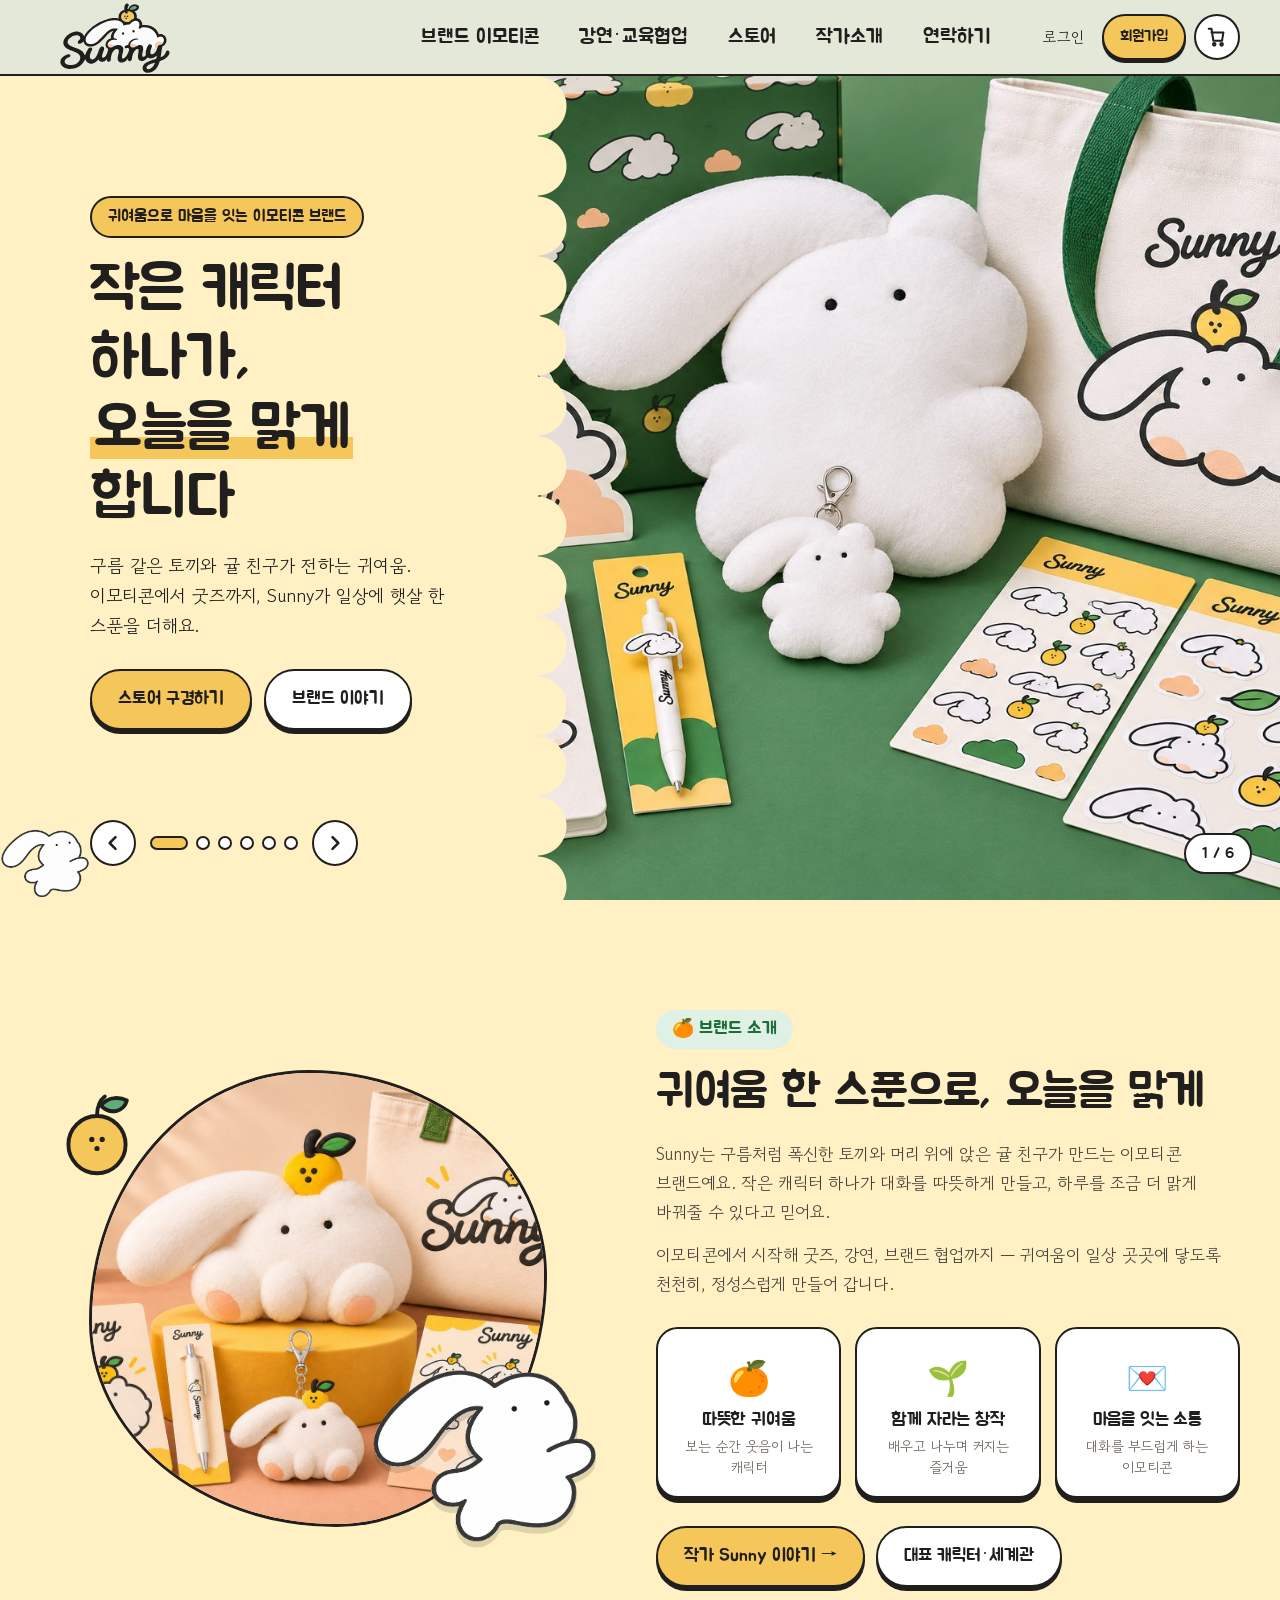
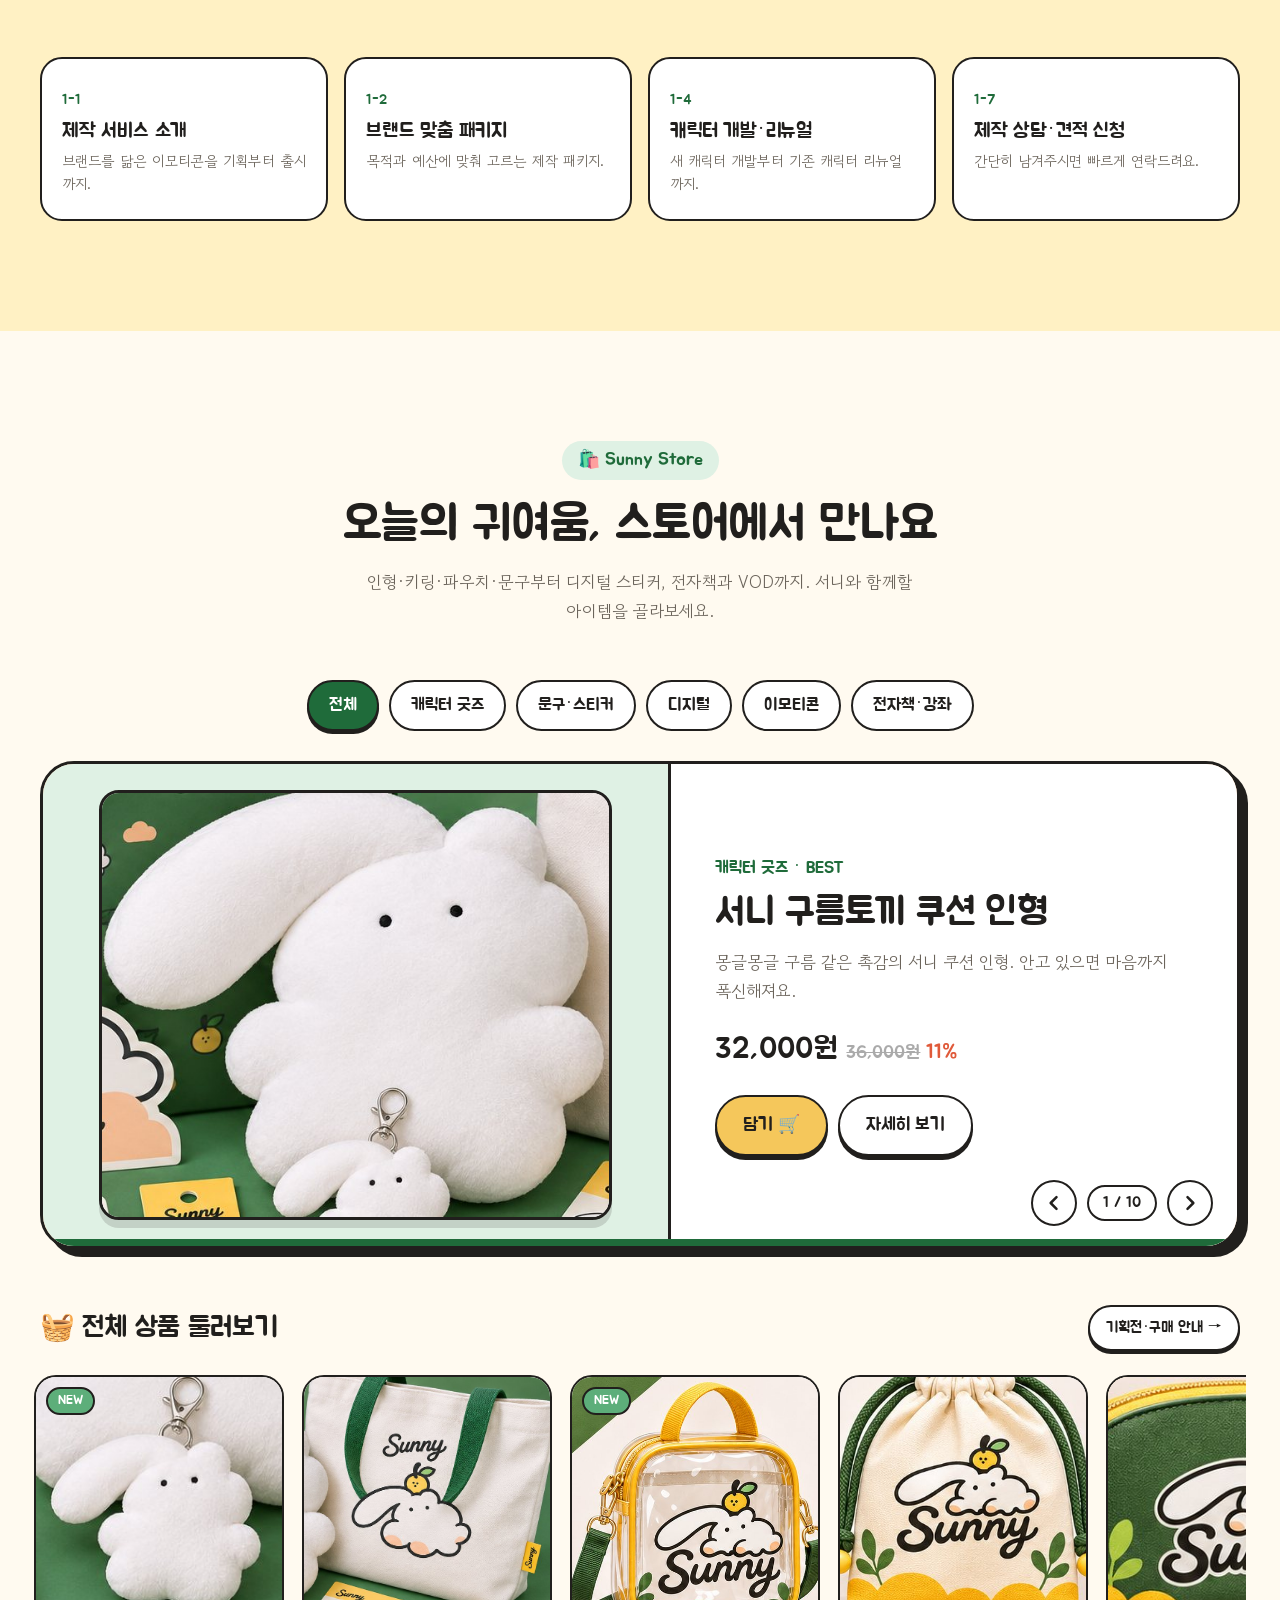
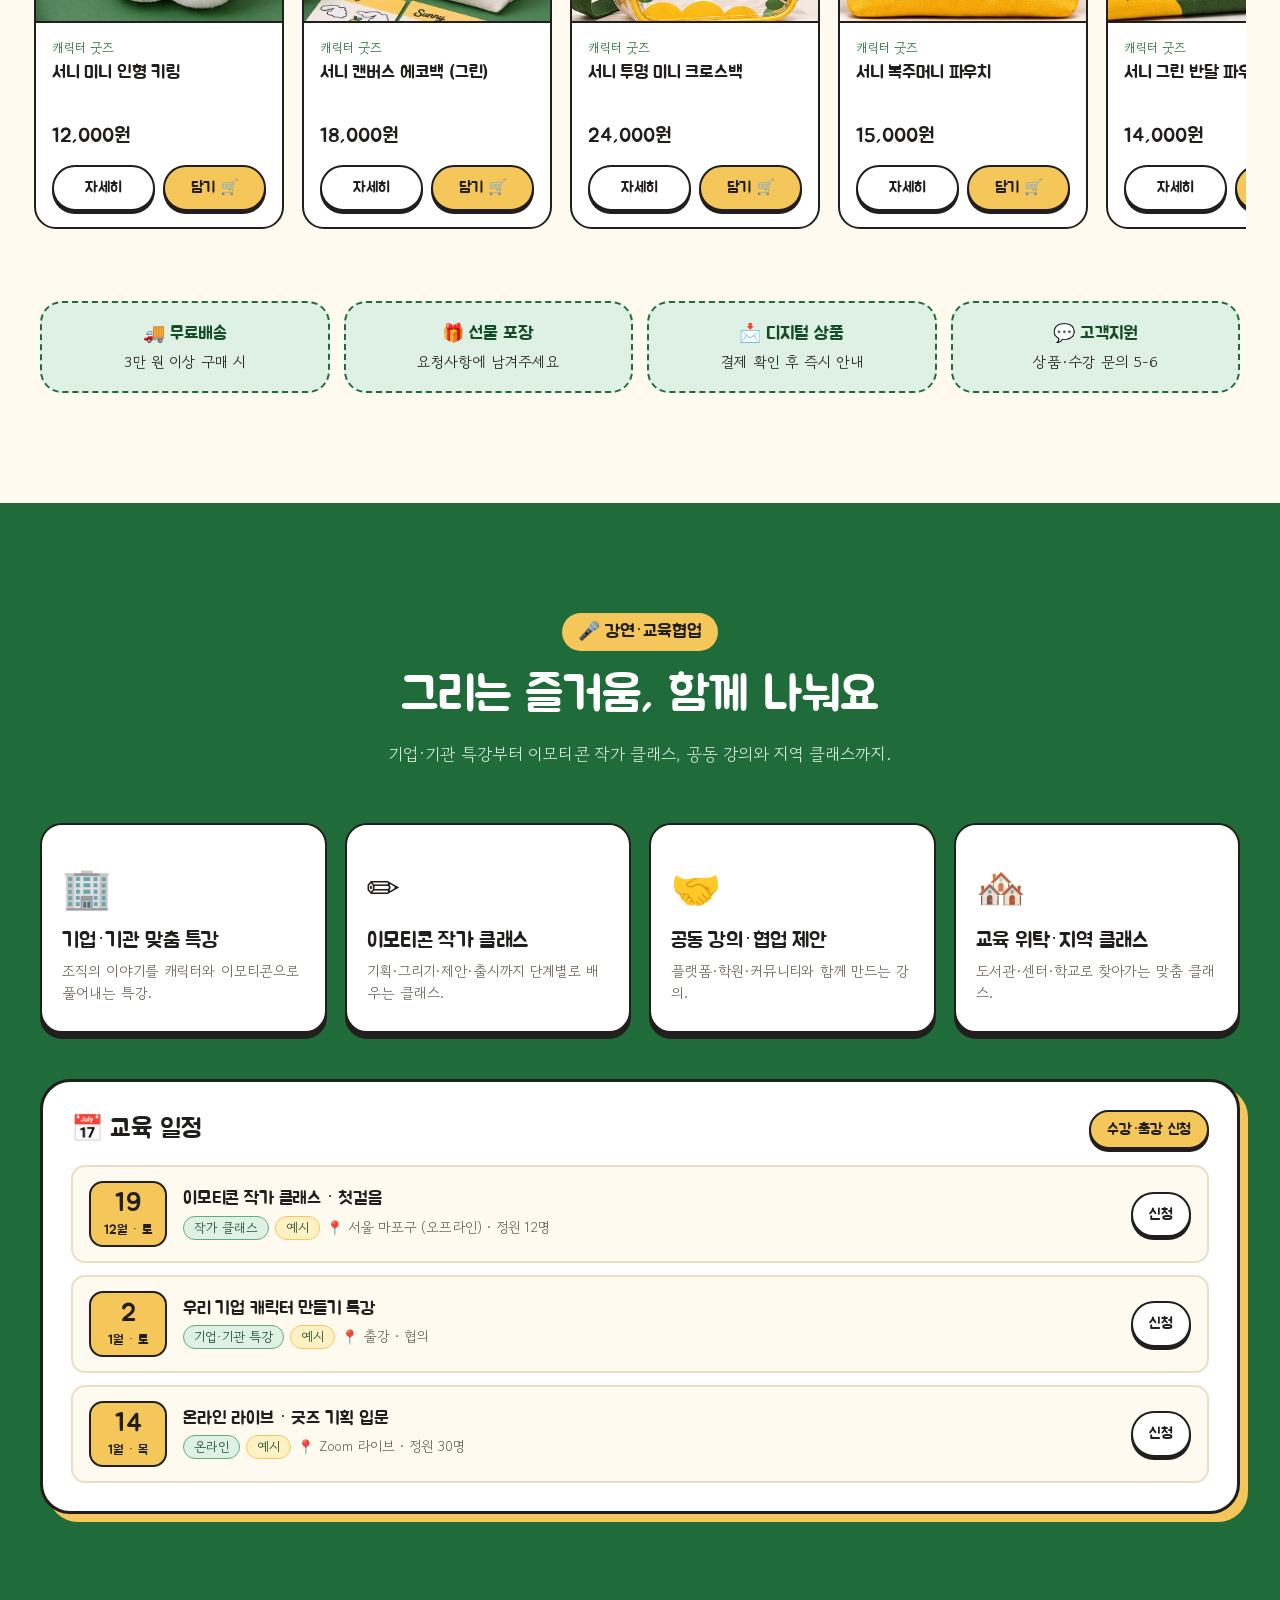
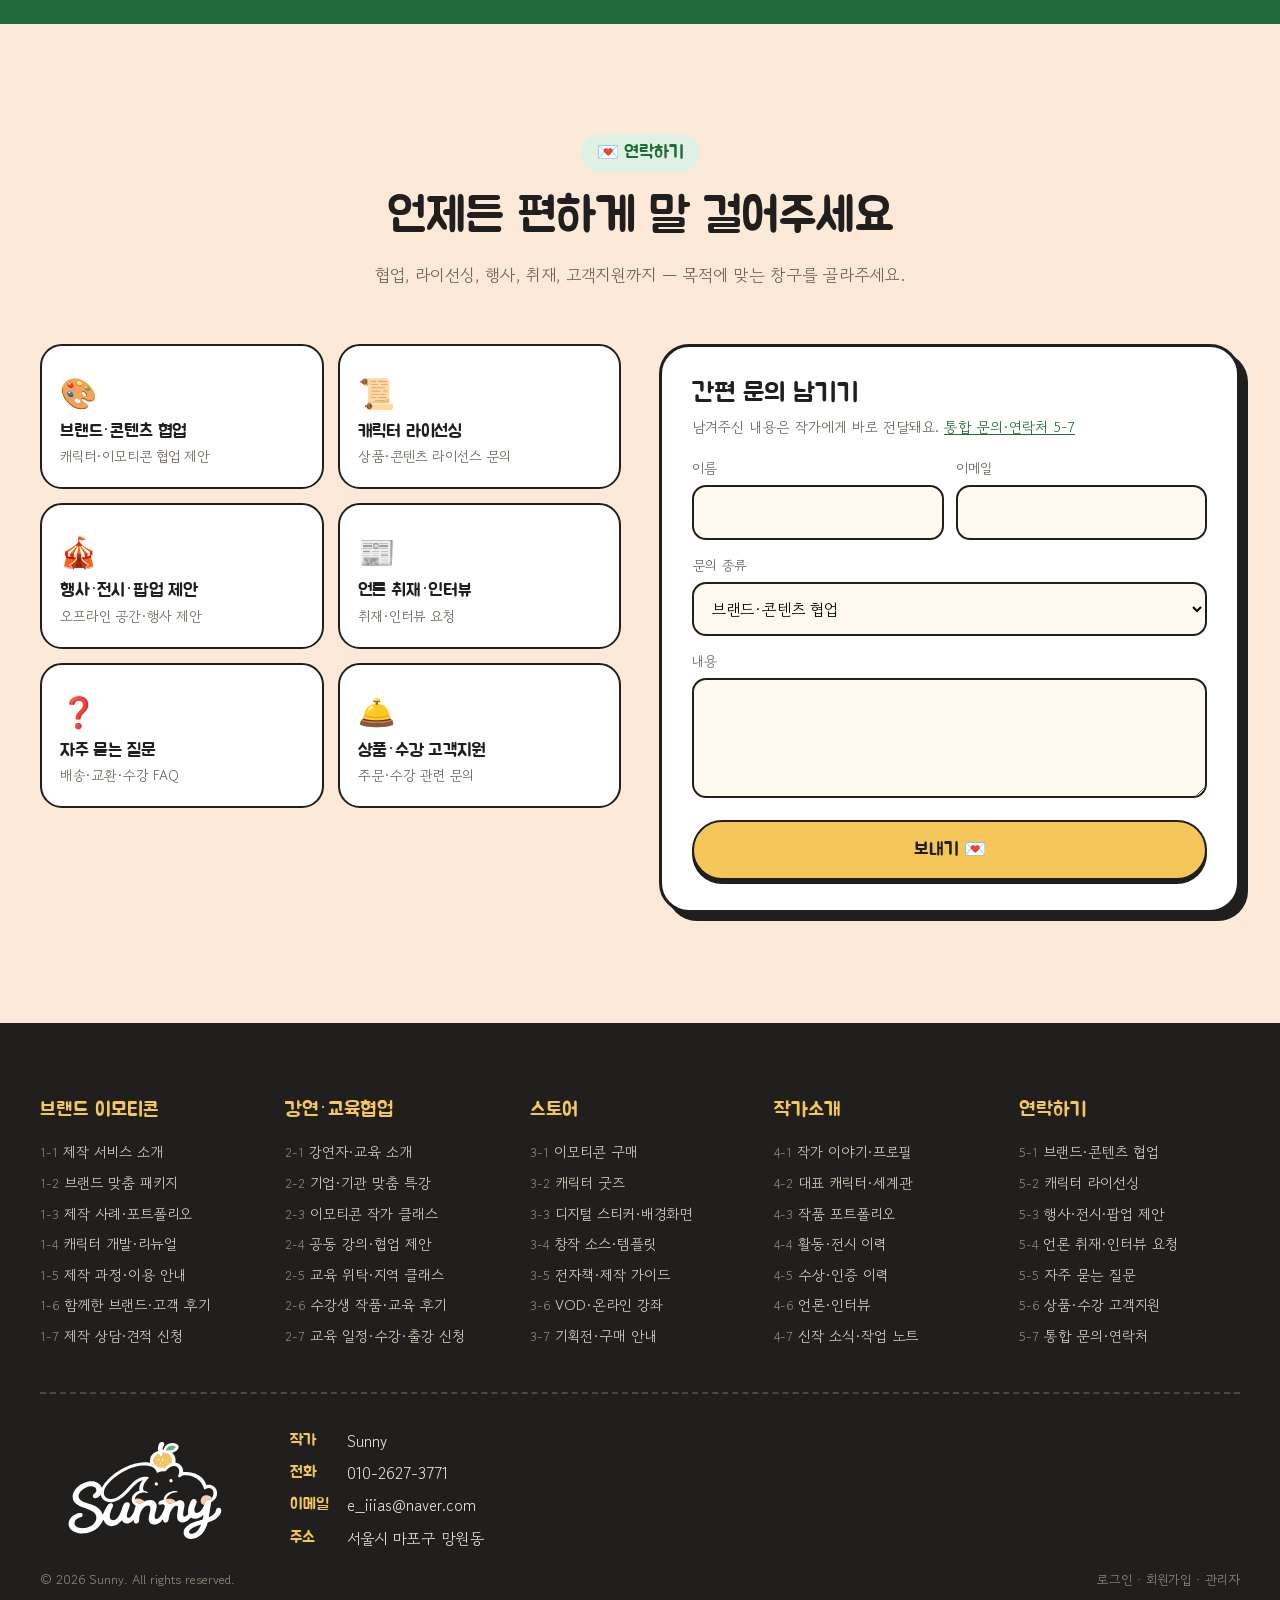
<file: index.html>
<!doctype html>
<html lang="ko">
<head>
<meta charset="utf-8">
<meta name="viewport" content="width=device-width,initial-scale=1">
<title>Sunny — 귀여움으로 마음을 잇는 이모티콘 브랜드</title>
<meta name="description" content="이모티콘 작가 Sunny의 공식 홈페이지. 브랜드 이모티콘 제작, 캐릭터 굿즈 스토어, 강연·교육 협업, 연락처.">
<meta property="og:title" content="Sunny — 귀여움으로 마음을 잇는 이모티콘 브랜드">
<meta property="og:image" content="images/hero/set-green.jpg">
<link rel="icon" type="image/svg+xml" href="images/logo.svg">
<link rel="preconnect" href="https://fonts.googleapis.com"><link rel="preconnect" href="https://fonts.gstatic.com" crossorigin>
<link href="https://fonts.googleapis.com/css2?family=Gowun+Dodum&family=Jua&display=swap" rel="stylesheet">
<link rel="stylesheet" href="css/style.css">
</head>
<body>
<div id="site-header"></div>

<!-- ① 메인 슬라이드 -->
<section class="hero" id="top" aria-roledescription="carousel" aria-label="Sunny 메인 슬라이드">
  <div class="hero-track" id="heroTrack"></div>
  <div class="hero-ctrl">
    <button class="arrow" id="hPrev" aria-label="이전"><svg viewBox="0 0 24 24" fill="none" stroke="currentColor" stroke-width="3" stroke-linecap="round" stroke-linejoin="round"><path d="M15 5l-7 7 7 7"/></svg></button>
    <div class="dots" id="heroDots"></div>
    <button class="arrow" id="hNext" aria-label="다음"><svg viewBox="0 0 24 24" fill="none" stroke="currentColor" stroke-width="3" stroke-linecap="round" stroke-linejoin="round"><path d="M9 5l7 7-7 7"/></svg></button>
  </div>
  <div class="hero-peek" id="heroCount">1 / 6</div>
  <img class="mascot-run" src="images/mascot.png" alt="" aria-hidden="true">
</section>

<main>
<!-- ② 브랜드 소개 -->
<section class="sec" id="brand">
  <div class="wrap">
    <div class="brand-grid">
      <div class="brand-art rv">
        <div class="blob"><img class="ph" src="images/hero/tote-plush.jpg" alt="Sunny 굿즈 — 쿠션 인형, 에코백, 스티커" loading="lazy"></div>
        <img class="mascot" src="images/mascot.png" alt="" aria-hidden="true">
        <svg class="orange" viewBox="0 0 60 70" aria-hidden="true"><path d="M30 20c0-8 2-12 6-15" stroke="#211f1d" stroke-width="3" fill="none" stroke-linecap="round"/><path d="M33 12c6-8 16-6 20-4-2 8-12 12-20 4z" fill="#5dae7a" stroke="#211f1d" stroke-width="3" stroke-linejoin="round"/><circle cx="30" cy="42" r="22" fill="#f5c75b" stroke="#211f1d" stroke-width="3"/><circle cx="26" cy="38" r="2" fill="#211f1d"/><circle cx="34" cy="38" r="2" fill="#211f1d"/><circle cx="30" cy="45" r="2" fill="#211f1d"/></svg>
      </div>
      <div class="brand-txt rv">
        <span class="eyebrow">🍊 브랜드 소개</span>
        <h2 id="brandTitle">귀여움 한 스푼으로, 오늘을 맑게</h2>
        <div id="brandBody"></div>
        <div class="values">
          <div class="value"><i>🍊</i><h4>따뜻한 귀여움</h4><p>보는 순간 웃음이 나는 캐릭터</p></div>
          <div class="value"><i>🌱</i><h4>함께 자라는 창작</h4><p>배우고 나누며 커지는 즐거움</p></div>
          <div class="value"><i>💌</i><h4>마음을 잇는 소통</h4><p>대화를 부드럽게 하는 이모티콘</p></div>
        </div>
        <a class="btn" href="page.html?id=4-1">작가 Sunny 이야기 →</a>
        <a class="btn white" href="page.html?id=4-2" style="margin-left:6px">대표 캐릭터·세계관</a>
      </div>
    </div>
    <div class="svc-row">
      <a class="svc rv" href="page.html?id=1-1"><span class="n">1-1</span><h4>제작 서비스 소개</h4><p>브랜드를 닮은 이모티콘을 기획부터 출시까지.</p></a>
      <a class="svc rv" href="page.html?id=1-2"><span class="n">1-2</span><h4>브랜드 맞춤 패키지</h4><p>목적과 예산에 맞춰 고르는 제작 패키지.</p></a>
      <a class="svc rv" href="page.html?id=1-4"><span class="n">1-4</span><h4>캐릭터 개발·리뉴얼</h4><p>새 캐릭터 개발부터 기존 캐릭터 리뉴얼까지.</p></a>
      <a class="svc rv" href="page.html?id=1-7"><span class="n">1-7</span><h4>제작 상담·견적 신청</h4><p>간단히 남겨주시면 빠르게 연락드려요.</p></a>
    </div>
  </div>
</section>

<!-- ③ 스토어 (핵심) -->
<section class="sec" id="store">
  <div class="wrap">
    <div class="sec-head rv"><span class="eyebrow">🛍️ Sunny Store</span><h2>오늘의 귀여움, 스토어에서 만나요</h2><p>인형·키링·파우치·문구부터 디지털 스티커, 전자책과 VOD까지. 서니와 함께할 아이템을 골라보세요.</p></div>
    <div class="cat-tabs rv" id="catTabs" role="tablist"></div>
    <div class="showcase rv" id="showcase" aria-roledescription="carousel" aria-label="추천 상품 슬라이드">
      <div class="sc-track" id="scTrack"></div>
      <div class="sc-nav"><button class="arrow" id="sPrev" aria-label="이전 상품"><svg viewBox="0 0 24 24" fill="none" stroke="currentColor" stroke-width="3" stroke-linecap="round" stroke-linejoin="round"><path d="M15 5l-7 7 7 7"/></svg></button><span class="sc-count" id="scCount">1 / 1</span><button class="arrow" id="sNext" aria-label="다음 상품"><svg viewBox="0 0 24 24" fill="none" stroke="currentColor" stroke-width="3" stroke-linecap="round" stroke-linejoin="round"><path d="M9 5l7 7-7 7"/></svg></button></div>
      <div class="sc-bar" id="scBar"></div>
    </div>
    <div class="marquee-title rv"><h3>🧺 전체 상품 둘러보기</h3><a class="btn sm white" href="page.html?id=3-7">기획전·구매 안내 →</a></div>
    <div class="rail" id="rail" tabindex="0" aria-label="상품 목록 (좌우로 스크롤)"></div>
    <div class="perks rv">
      <div class="perk"><b>🚚 무료배송</b>3만 원 이상 구매 시</div>
      <div class="perk"><b>🎁 선물 포장</b>요청사항에 남겨주세요</div>
      <div class="perk"><b>📩 디지털 상품</b>결제 확인 후 즉시 안내</div>
      <div class="perk"><b>💬 고객지원</b>상품·수강 문의 5-6</div>
    </div>
  </div>
</section>

<!-- ④ 강연 -->
<section class="sec" id="lecture">
  <div class="wrap">
    <div class="sec-head rv"><span class="eyebrow">🎤 강연·교육협업</span><h2>그리는 즐거움, 함께 나눠요</h2><p>기업·기관 특강부터 이모티콘 작가 클래스, 공동 강의와 지역 클래스까지.</p></div>
    <div class="lec-grid">
      <a class="lec rv" href="page.html?id=2-2"><i>🏢</i><h4>기업·기관 맞춤 특강</h4><p>조직의 이야기를 캐릭터와 이모티콘으로 풀어내는 특강.</p></a>
      <a class="lec rv" href="page.html?id=2-3"><i>✏️</i><h4>이모티콘 작가 클래스</h4><p>기획·그리기·제안·출시까지 단계별로 배우는 클래스.</p></a>
      <a class="lec rv" href="page.html?id=2-4"><i>🤝</i><h4>공동 강의·협업 제안</h4><p>플랫폼·학원·커뮤니티와 함께 만드는 강의.</p></a>
      <a class="lec rv" href="page.html?id=2-5"><i>🏘️</i><h4>교육 위탁·지역 클래스</h4><p>도서관·센터·학교로 찾아가는 맞춤 클래스.</p></a>
    </div>
    <div class="sched rv">
      <h3>📅 교육 일정 <a class="btn sm" href="page.html?id=2-7">수강·출강 신청</a></h3>
      <div class="sched-list" id="schedList"></div>
    </div>
  </div>
</section>

<!-- ⑤ 연락처 -->
<section class="sec" id="contact">
  <div class="wrap">
    <div class="sec-head rv"><span class="eyebrow">💌 연락하기</span><h2>언제든 편하게 말 걸어주세요</h2><p>협업, 라이선싱, 행사, 취재, 고객지원까지 — 목적에 맞는 창구를 골라주세요.</p></div>
    <div class="ct-grid">
      <div class="ct-cards">
        <a class="ct rv" href="page.html?id=5-1"><i>🎨</i><h4>브랜드·콘텐츠 협업</h4><p>캐릭터·이모티콘 협업 제안</p></a>
        <a class="ct rv" href="page.html?id=5-2"><i>📜</i><h4>캐릭터 라이선싱</h4><p>상품·콘텐츠 라이선스 문의</p></a>
        <a class="ct rv" href="page.html?id=5-3"><i>🎪</i><h4>행사·전시·팝업 제안</h4><p>오프라인 공간·행사 제안</p></a>
        <a class="ct rv" href="page.html?id=5-4"><i>📰</i><h4>언론 취재·인터뷰</h4><p>취재·인터뷰 요청</p></a>
        <a class="ct rv" href="page.html?id=5-5"><i>❓</i><h4>자주 묻는 질문</h4><p>배송·교환·수강 FAQ</p></a>
        <a class="ct rv" href="page.html?id=5-6"><i>🛎️</i><h4>상품·수강 고객지원</h4><p>주문·수강 관련 문의</p></a>
      </div>
      <form class="formbox rv" id="quickForm">
        <h3>간편 문의 남기기</h3><p>남겨주신 내용은 작가에게 바로 전달돼요. <a href="page.html?id=5-7" style="color:var(--green);text-decoration:underline">통합 문의·연락처 5-7</a></p>
        <div class="msg" id="qMsg"></div>
        <div class="two"><div class="field"><label for="qn">이름</label><input id="qn" name="name" required></div><div class="field"><label for="qe">이메일</label><input id="qe" name="email" type="email" required></div></div>
        <div class="field"><label for="qt">문의 종류</label><select id="qt" name="type"><option>브랜드·콘텐츠 협업</option><option>브랜드 이모티콘 제작</option><option>캐릭터 라이선싱</option><option>강연·교육</option><option>행사·전시·팝업</option><option>상품·수강 고객지원</option><option>기타</option></select></div>
        <div class="field"><label for="qm">내용</label><textarea id="qm" name="message" required></textarea></div>
        <button class="btn block" type="submit">보내기 💌</button>
      </form>
    </div>
  </div>
</section>
</main>

<div id="site-footer"></div>

<script src="js/firebase-config.js"></script>
<script src="js/data.js"></script>
<script src="js/db.js"></script>
<script src="js/ui.js"></script>
<script src="js/home.js"></script>
</body>
</html>
</file>
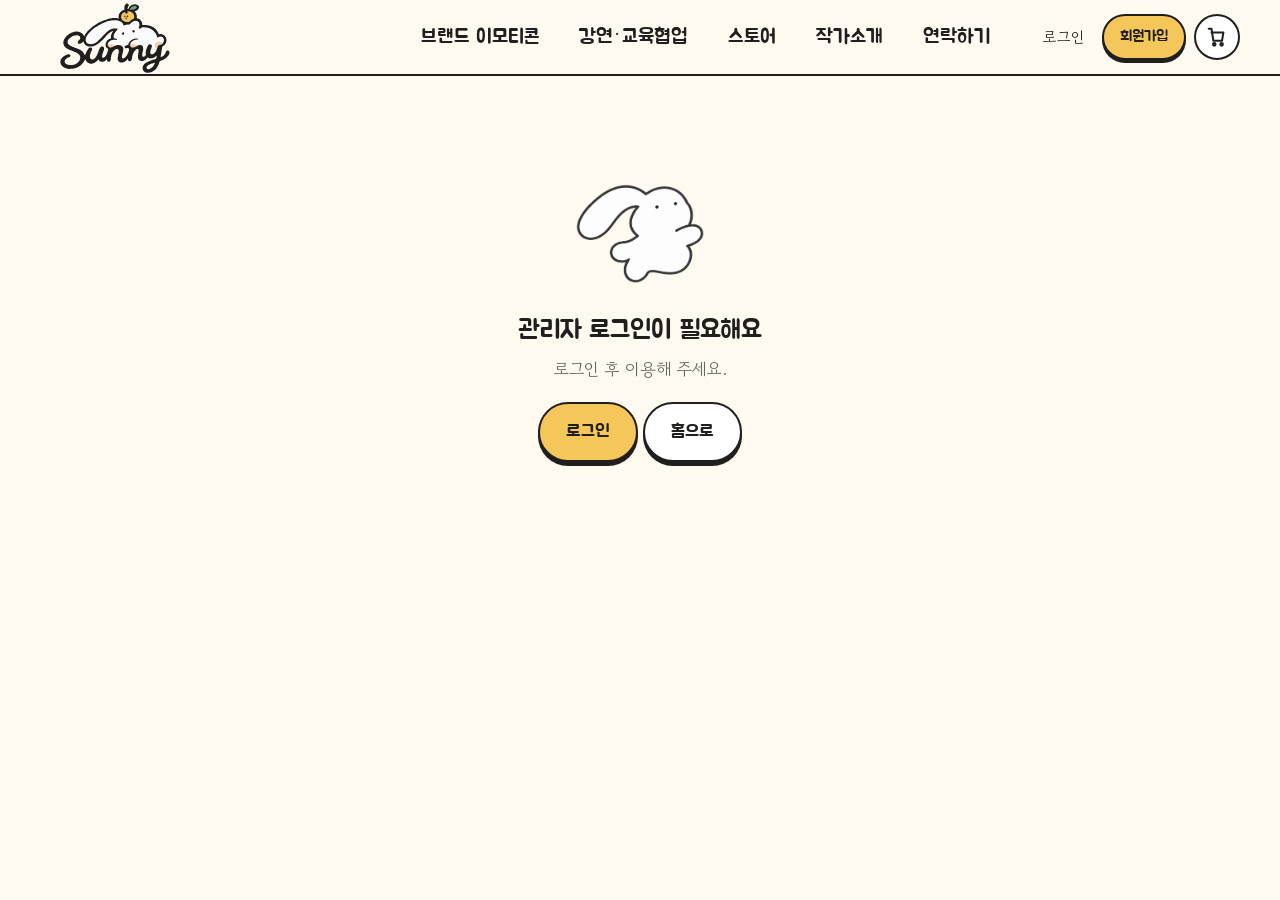
<file: admin.html>
<!doctype html>
<html lang="ko">
<head>
<meta charset="utf-8">
<meta name="viewport" content="width=device-width,initial-scale=1">
<meta name="robots" content="noindex,nofollow">
<title>관리자 | Sunny</title>
<link rel="icon" type="image/svg+xml" href="images/logo.svg">
<link rel="preconnect" href="https://fonts.googleapis.com"><link rel="preconnect" href="https://fonts.gstatic.com" crossorigin>
<link href="https://fonts.googleapis.com/css2?family=Gowun+Dodum&family=Jua&display=swap" rel="stylesheet">
<link rel="stylesheet" href="css/style.css">
</head>
<body>
<div id="site-header"></div>
<div id="adminRoot"></div>
<script src="js/firebase-config.js"></script>
<script src="js/data.js"></script>
<script src="js/db.js"></script>
<script src="js/ui.js"></script>
<script src="js/admin.js"></script>
</body>
</html>
</file>
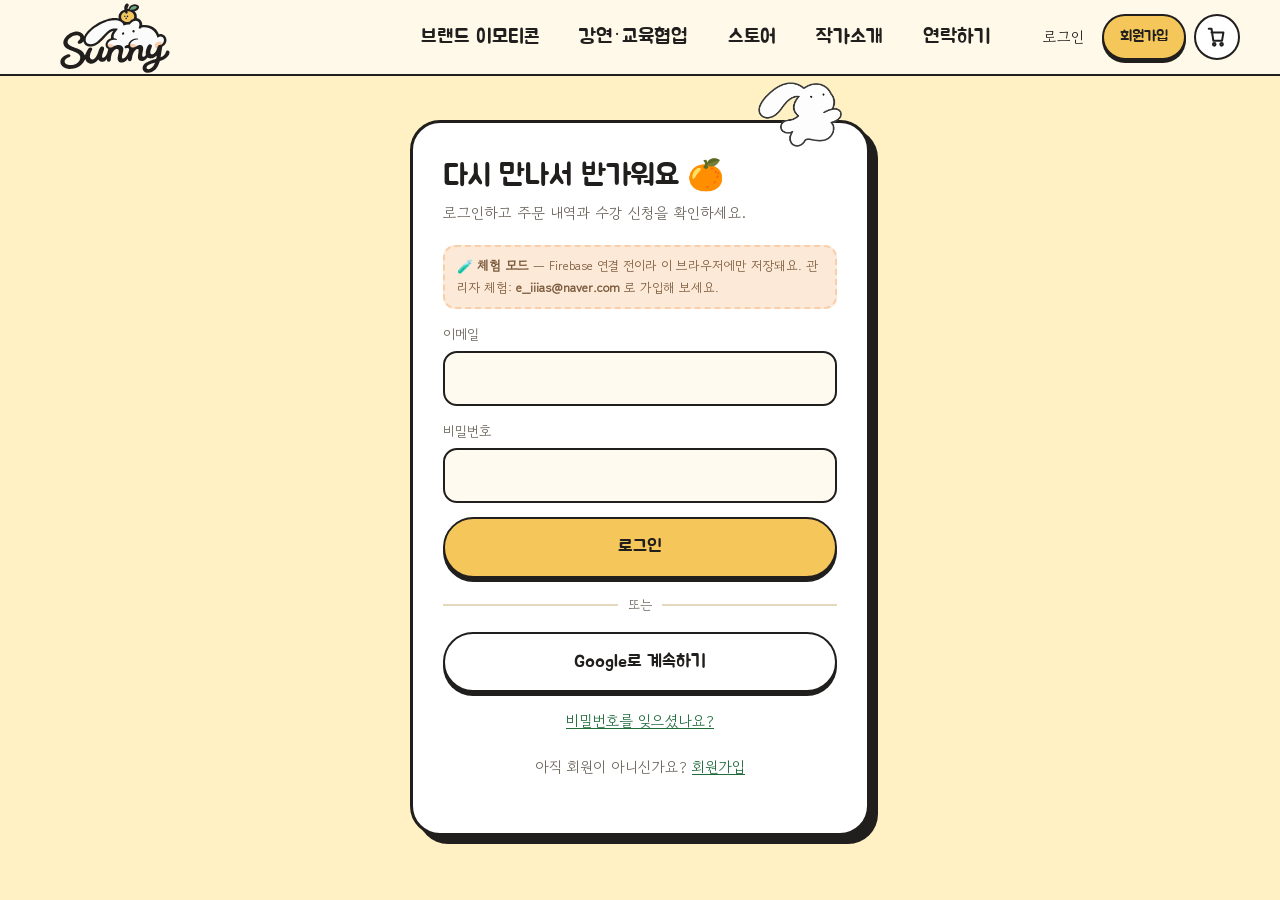
<file: login.html>
<!doctype html>
<html lang="ko">
<head>
<meta charset="utf-8">
<meta name="viewport" content="width=device-width,initial-scale=1">
<title>로그인 | Sunny</title>
<link rel="icon" type="image/svg+xml" href="images/logo.svg">
<link rel="preconnect" href="https://fonts.googleapis.com"><link rel="preconnect" href="https://fonts.gstatic.com" crossorigin>
<link href="https://fonts.googleapis.com/css2?family=Gowun+Dodum&family=Jua&display=swap" rel="stylesheet">
<link rel="stylesheet" href="css/style.css">
</head>
<body data-auth="login">
<div id="site-header"></div>
<main class="auth-wrap"><div class="auth-box"><img class="mascot" src="images/mascot.png" alt="" aria-hidden="true">
<h1>다시 만나서 반가워요 🍊</h1><p>로그인하고 주문 내역과 수강 신청을 확인하세요.</p>
<div class="mode-note" id="modeNote" hidden></div><div class="msg" id="aMsg"></div>
<form id="aForm"><div class="field"><label for="em">이메일</label><input id="em" name="email" type="email" autocomplete="email" required></div>
<div class="field"><label for="pw">비밀번호</label><input id="pw" name="pw" type="password" autocomplete="current-password" required></div>
<button class="btn block" type="submit">로그인</button></form>
<div class="hr">또는</div><button class="btn white block" id="gBtn" type="button">Google로 계속하기</button>
<p class="alt"><a href="#" id="forgot">비밀번호를 잊으셨나요?</a></p>
<p class="alt">아직 회원이 아니신가요? <a href="signup.html">회원가입</a></p>
</div></main>
<script src="js/firebase-config.js"></script>
<script src="js/data.js"></script>
<script src="js/db.js"></script>
<script src="js/ui.js"></script>
<script src="js/auth.js"></script>
</body>
</html>
</file>
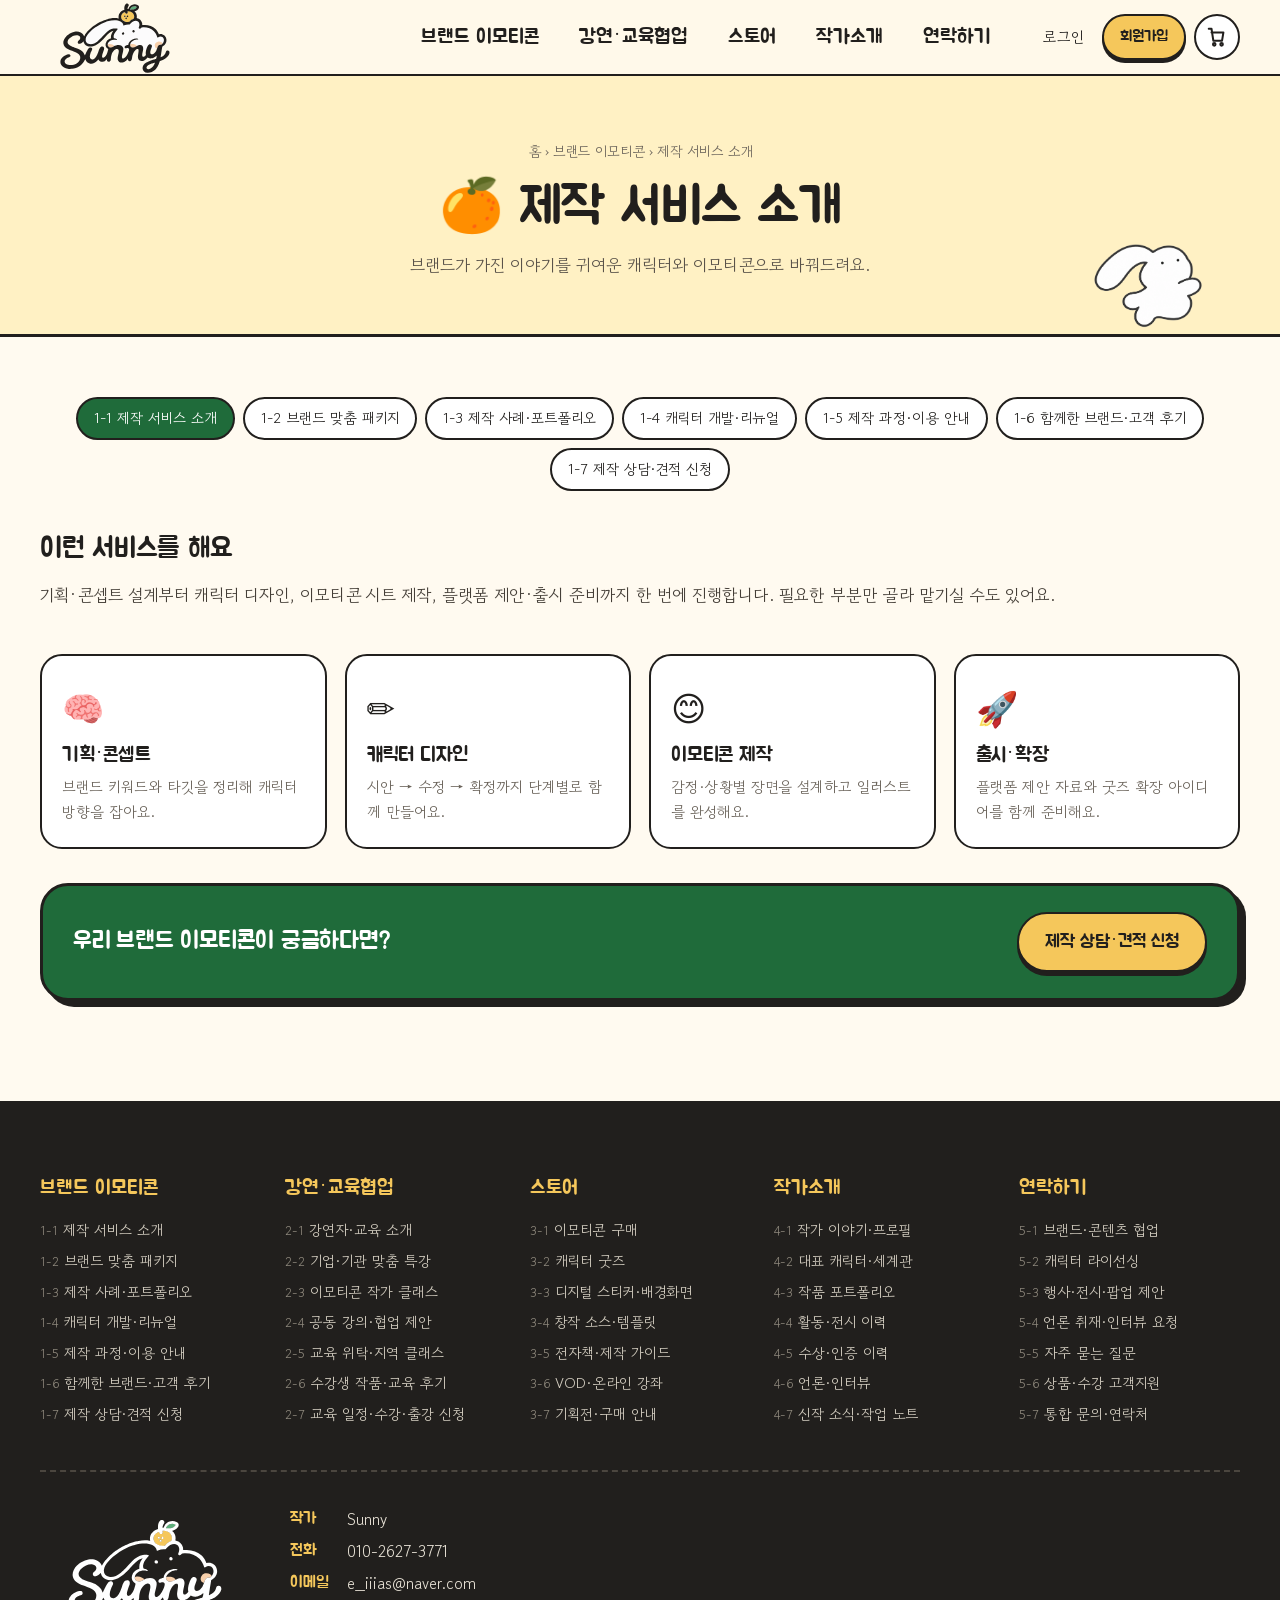
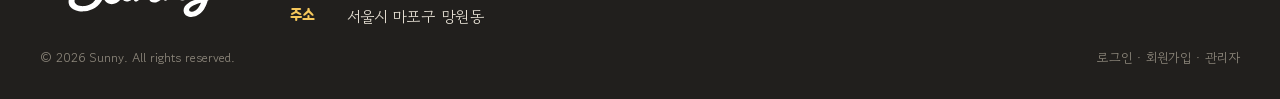
<file: page.html>
<!doctype html>
<html lang="ko">
<head>
<meta charset="utf-8">
<meta name="viewport" content="width=device-width,initial-scale=1">
<title>Sunny</title>
<link rel="icon" type="image/svg+xml" href="images/logo.svg">
<link rel="preconnect" href="https://fonts.googleapis.com"><link rel="preconnect" href="https://fonts.gstatic.com" crossorigin>
<link href="https://fonts.googleapis.com/css2?family=Gowun+Dodum&family=Jua&display=swap" rel="stylesheet">
<link rel="stylesheet" href="css/style.css">
</head>
<body>
<div id="site-header"></div>
<main id="pageRoot"></main>
<div id="site-footer"></div>
<script src="js/firebase-config.js"></script>
<script src="js/data.js"></script>
<script src="js/pages.js"></script>
<script src="js/db.js"></script>
<script src="js/ui.js"></script>
<script src="js/page.js"></script>
</body>
</html>
</file>
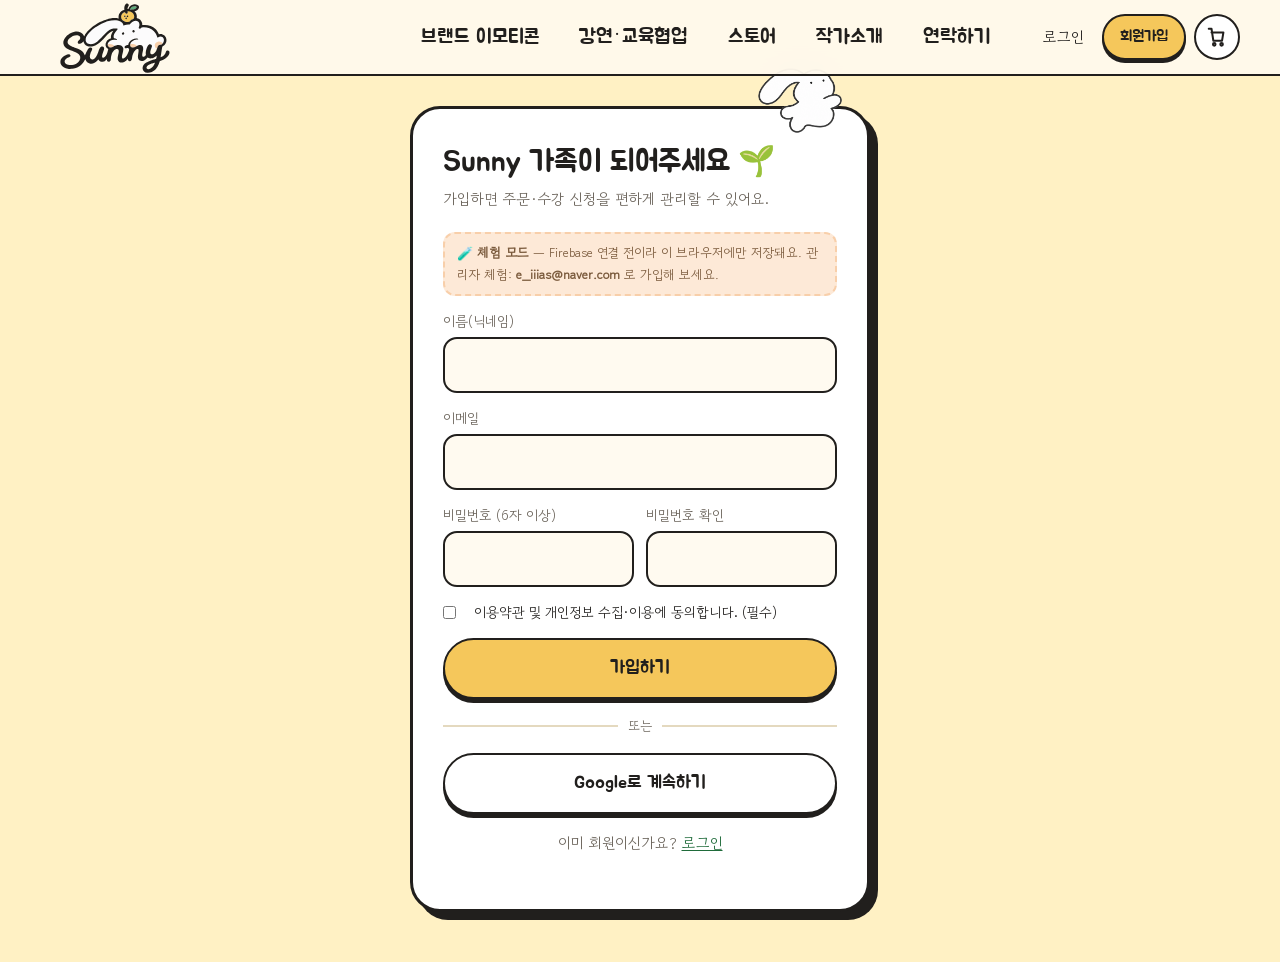
<file: signup.html>
<!doctype html>
<html lang="ko">
<head>
<meta charset="utf-8">
<meta name="viewport" content="width=device-width,initial-scale=1">
<title>회원가입 | Sunny</title>
<link rel="icon" type="image/svg+xml" href="images/logo.svg">
<link rel="preconnect" href="https://fonts.googleapis.com"><link rel="preconnect" href="https://fonts.gstatic.com" crossorigin>
<link href="https://fonts.googleapis.com/css2?family=Gowun+Dodum&family=Jua&display=swap" rel="stylesheet">
<link rel="stylesheet" href="css/style.css">
</head>
<body data-auth="signup">
<div id="site-header"></div>
<main class="auth-wrap"><div class="auth-box"><img class="mascot" src="images/mascot.png" alt="" aria-hidden="true">
<h1>Sunny 가족이 되어주세요 🌱</h1><p>가입하면 주문·수강 신청을 편하게 관리할 수 있어요.</p>
<div class="mode-note" id="modeNote" hidden></div><div class="msg" id="aMsg"></div>
<form id="aForm"><div class="field"><label for="nm">이름(닉네임)</label><input id="nm" name="name" autocomplete="nickname" required maxlength="20"></div>
<div class="field"><label for="em">이메일</label><input id="em" name="email" type="email" autocomplete="email" required></div>
<div class="two"><div class="field"><label for="pw">비밀번호 (6자 이상)</label><input id="pw" name="pw" type="password" autocomplete="new-password" minlength="6" required></div>
<div class="field"><label for="pw2">비밀번호 확인</label><input id="pw2" name="pw2" type="password" autocomplete="new-password" required></div></div>
<label class="chk" style="font-size:14px"><input type="checkbox" required> &nbsp;이용약관 및 개인정보 수집·이용에 동의합니다. (필수)</label>
<button class="btn block" type="submit">가입하기</button></form>
<div class="hr">또는</div><button class="btn white block" id="gBtn" type="button">Google로 계속하기</button>
<p class="alt">이미 회원이신가요? <a href="login.html">로그인</a></p>
</div></main>
<script src="js/firebase-config.js"></script>
<script src="js/data.js"></script>
<script src="js/db.js"></script>
<script src="js/ui.js"></script>
<script src="js/auth.js"></script>
</body>
</html>
</file>
<file: css/style.css>
/* ============ Sunny — 이모티콘 브랜드 스타일 ============ */
:root{
  --green:#1f6b3a; --green-d:#154d29; --leaf:#5dae7a; --leaf-l:#dff1e4;
  --yellow:#f5c75b; --yellow-l:#fff1c4; --peach:#f8cfaa; --peach-l:#fde9d7;
  --cream:#fffaf0; --ink:#211f1d; --muted:#6b645b; --white:#fff;
  --r:22px; --r-s:14px; --shadow:0 10px 30px rgba(33,31,29,.10); --shadow-s:0 4px 14px rgba(33,31,29,.10);
  --head-h:76px;
  --f-d:'Jua','Gowun Dodum',system-ui,sans-serif; --f-b:'Gowun Dodum','Apple SD Gothic Neo','Malgun Gothic',system-ui,sans-serif;
}
*{box-sizing:border-box;margin:0;padding:0}
html{scroll-behavior:smooth;scroll-padding-top:calc(var(--head-h) + 8px)}
body{font-family:var(--f-b);color:var(--ink);background:var(--cream);line-height:1.7;font-size:17px;-webkit-font-smoothing:antialiased;overflow-x:hidden}
img{max-width:100%;display:block}
a{color:inherit;text-decoration:none}
button{font:inherit;cursor:pointer;border:0;background:none;color:inherit}
ul{list-style:none}
h1,h2,h3,h4{font-family:var(--f-d);font-weight:400;line-height:1.3;letter-spacing:-.01em}
.wrap{width:min(1200px,100% - 40px);margin-inline:auto}
.sr{position:absolute;width:1px;height:1px;overflow:hidden;clip:rect(0 0 0 0)}
:focus-visible{outline:3px solid var(--green);outline-offset:3px;border-radius:8px}

/* ---------- 버튼 ---------- */
.btn{display:inline-flex;align-items:center;gap:8px;padding:13px 26px;border-radius:999px;font-family:var(--f-d);font-size:18px;
  border:2.5px solid var(--ink);background:var(--yellow);color:var(--ink);box-shadow:0 4px 0 var(--ink);transition:.15s transform,.15s box-shadow,.2s background}
.btn:hover{transform:translateY(-2px);box-shadow:0 6px 0 var(--ink)}
.btn:active{transform:translateY(3px);box-shadow:0 1px 0 var(--ink)}
.btn.green{background:var(--green);color:#fff}
.btn.white{background:#fff}
.btn.peach{background:var(--peach)}
.btn.sm{padding:8px 16px;font-size:15px;box-shadow:0 3px 0 var(--ink)}
.btn.block{width:100%;justify-content:center}
.btn[disabled]{opacity:.5;pointer-events:none}

/* ---------- 헤더 ---------- */
.site-header{position:fixed;inset:0 0 auto 0;height:var(--head-h);z-index:100;background:rgba(255,250,240,.88);backdrop-filter:blur(12px);
  border-bottom:2.5px solid var(--ink);transition:box-shadow .2s}
.site-header.scrolled{box-shadow:0 6px 20px rgba(0,0,0,.08)}
.head-in{height:100%;display:flex;align-items:center;gap:22px}
.logo{display:block;width:150px;flex:none;position:relative;cursor:pointer}
.logo .logo-svg{width:100%;height:auto;overflow:visible;display:block}
/* 로고 인터랙션 */
.logo .logo-svg path{transform-box:fill-box;transform-origin:center}
.logo .logo-svg{animation:logoFloat 3.6s ease-in-out infinite}
.logo .lg-yellow,.logo .lg-green{animation:orangeBob 3.6s ease-in-out infinite;transform-origin:50% 100%}
.logo .lg-green{animation-name:leafSway;transform-origin:0% 100%}
.logo .lg-peach{animation:blush 3.6s ease-in-out infinite}
.logo:hover .logo-svg{animation:logoJump .7s cubic-bezier(.3,1.6,.5,1) 1}
.logo:hover .lg-yellow{animation:orangeSpin .9s ease-in-out 1}
.logo:hover .lg-green{animation:leafSpin .9s ease-in-out 1}
.logo:hover .lg-peach{animation:blushHot .7s ease 1}
.logo:active .logo-svg{transform:scale(.92,1.08)}
@keyframes logoFloat{0%,100%{transform:translateY(0) rotate(-1deg)}50%{transform:translateY(-3px) rotate(1deg)}}
@keyframes orangeBob{0%,100%{transform:translateY(0) scale(1,1)}45%{transform:translateY(-4px) scale(.97,1.05)}60%{transform:translateY(0) scale(1.04,.94)}}
@keyframes leafSway{0%,100%{transform:translateY(0) rotate(0)}45%{transform:translateY(-4px) rotate(10deg)}60%{transform:translateY(0) rotate(-6deg)}}
@keyframes blush{0%,100%{opacity:.75}50%{opacity:1}}
@keyframes logoJump{0%{transform:translateY(0) scale(1,1)}30%{transform:translateY(-12px) scale(.95,1.08)}60%{transform:translateY(0) scale(1.08,.9)}80%{transform:translateY(-3px) scale(.99,1.02)}100%{transform:none}}
@keyframes orangeSpin{0%{transform:translateY(0) rotate(0)}40%{transform:translateY(-14px) rotate(180deg) scale(1.15)}100%{transform:translateY(0) rotate(360deg)}}
@keyframes leafSpin{0%{transform:rotate(0)}40%{transform:translateY(-16px) rotate(-40deg)}100%{transform:rotate(0)}}
@keyframes blushHot{0%,100%{filter:none}50%{filter:saturate(2.4) brightness(.95)}}

.gnb{display:flex;gap:4px;margin-left:auto}
.gnb>li{position:relative}
.gnb>li>a{display:block;padding:10px 18px;font-family:var(--f-d);font-size:20px;border-radius:999px;transition:.2s}
.gnb>li:hover>a,.gnb>li.open>a{background:var(--yellow)}
.gnb>li.active>a{background:var(--green);color:#fff}
.sub{position:absolute;top:calc(100% + 6px);left:50%;transform:translate(-50%,10px);min-width:250px;background:#fff;border:2.5px solid var(--ink);border-radius:var(--r);
  padding:12px;box-shadow:6px 6px 0 var(--ink);opacity:0;visibility:hidden;transition:.18s}
.gnb>li:hover .sub,.gnb>li.open .sub,.gnb>li:focus-within .sub{opacity:1;visibility:visible;transform:translate(-50%,0)}
.sub:before{content:"";position:absolute;top:-16px;left:0;right:0;height:16px}
.sub a{display:block;padding:7px 12px;border-radius:10px;font-size:15.5px;white-space:nowrap}
.sub a:hover{background:var(--yellow-l);padding-left:18px}
.sub a b{color:var(--green);font-family:var(--f-d);font-weight:400;margin-right:6px;font-size:14px}
.head-tools{display:flex;align-items:center;gap:8px}
.icon-btn{position:relative;width:46px;height:46px;border-radius:50%;border:2.5px solid var(--ink);background:#fff;display:grid;place-items:center;transition:.15s}
.icon-btn:hover{background:var(--yellow);transform:rotate(-8deg) scale(1.06)}
.icon-btn svg{width:22px;height:22px}
.badge{position:absolute;top:-6px;right:-6px;min-width:22px;height:22px;border-radius:11px;background:var(--green);color:#fff;font-size:12px;display:grid;place-items:center;border:2px solid #fff;font-family:var(--f-d)}
.badge:empty,.badge[data-n="0"]{display:none}
.auth-links{display:flex;gap:6px;align-items:center}
.auth-links a.link{padding:8px 12px;font-size:15px;border-radius:999px}
.auth-links a.link:hover{background:var(--peach-l)}
.hamb{display:none}
.hamb span,.hamb:before,.hamb:after{content:"";display:block;width:20px;height:2.5px;background:var(--ink);border-radius:2px;transition:.2s;position:absolute}
.hamb:before{transform:translateY(-7px)}.hamb:after{transform:translateY(7px)}
.hamb.on span{opacity:0}.hamb.on:before{transform:rotate(45deg)}.hamb.on:after{transform:rotate(-45deg)}

/* 모바일 메뉴 */
.m-menu{position:fixed;inset:var(--head-h) 0 0 0;background:var(--cream);z-index:99;overflow:auto;padding:16px 20px 60px;transform:translateX(100%);transition:.3s;visibility:hidden}
.m-menu.on{transform:none;visibility:visible}
.m-menu details{border-bottom:2px dashed #e6d9bb}
.m-menu summary{list-style:none;padding:16px 4px;font-family:var(--f-d);font-size:22px;display:flex;justify-content:space-between;cursor:pointer}
.m-menu summary:after{content:"＋";color:var(--green)}
.m-menu details[open] summary:after{content:"－"}
.m-menu details a{display:block;padding:9px 12px;font-size:16px}
.m-menu .m-auth{display:flex;gap:10px;margin-top:20px;flex-wrap:wrap}

@media(max-width:1080px){
  .gnb,.auth-links{display:none}
  .hamb{display:grid;place-items:center;position:relative}
  .logo{width:128px}
  .head-tools{margin-left:auto}
}

/* ---------- 메인 슬라이드 ---------- */
.hero{position:relative;height:100vh;height:100svh;min-height:600px;padding-top:var(--head-h);background:var(--green);overflow:hidden}
.hero-track{position:absolute;inset:var(--head-h) 0 0 0}
.slide{position:absolute;inset:0;display:grid;grid-template-columns:minmax(380px,42%) 1fr;opacity:0;visibility:hidden;transition:opacity .9s ease,visibility .9s}
.slide.on{opacity:1;visibility:visible;z-index:2}
.slide .txt{position:relative;z-index:2;background:var(--bg);color:var(--fg);display:flex;flex-direction:column;justify-content:center;padding:40px clamp(24px,5vw,80px) 90px clamp(24px,7vw,110px)}
.slide .txt:after{content:"";position:absolute;top:0;bottom:0;right:-59px;width:60px;background:var(--bg);
  -webkit-mask:radial-gradient(circle 30px at 0 30px,#000 98%,#0000) 0 0/60px 60px repeat-y;mask:radial-gradient(circle 30px at 0 30px,#000 98%,#0000) 0 0/60px 60px repeat-y;
  -webkit-mask:radial-gradient(circle at 0 50%,#000 29px,#0000 30px) 0 0/60px 60px repeat-y;mask:radial-gradient(circle at 0 50%,#000 29px,#0000 30px) 0 0/60px 60px repeat-y}
.slide .pic{position:relative;overflow:hidden;background:var(--bg)}
.slide .pic img{width:100%;height:100%;object-fit:cover;transform:scale(1.08);transition:transform 7s ease-out}
.slide.on .pic img{transform:scale(1)}
.tag{display:inline-block;align-self:flex-start;padding:5px 16px;border:2.5px solid var(--ink);border-radius:999px;background:var(--tag,var(--yellow));color:var(--ink);font-family:var(--f-d);font-size:16px;margin-bottom:18px;transform:rotate(-2deg)}
.slide h1{font-size:clamp(34px,4.6vw,68px);line-height:1.18;margin-bottom:16px;word-break:keep-all}
.slide h1 em{font-style:normal;background:linear-gradient(transparent 62%,var(--hl,var(--yellow)) 62%);padding:0 4px}
.slide p{font-size:clamp(16px,1.4vw,20px);max-width:30em;margin-bottom:28px;opacity:.92;word-break:keep-all}
.slide .btns{display:flex;gap:12px;flex-wrap:wrap}
.slide .txt>*{opacity:0;transform:translateY(24px);transition:.7s cubic-bezier(.2,.8,.2,1)}
.slide.on .txt>*{opacity:1;transform:none}
.slide.on .txt>*:nth-child(2){transition-delay:.15s}.slide.on .txt>*:nth-child(3){transition-delay:.3s}.slide.on .txt>*:nth-child(4){transition-delay:.45s}
.hero-ctrl{position:absolute;left:clamp(24px,7vw,110px);bottom:34px;z-index:5;display:flex;align-items:center;gap:14px}
.dots{display:flex;gap:8px}
.dots button{width:14px;height:14px;border-radius:50%;border:2.5px solid var(--ink);background:#fff;transition:.25s;padding:0}
.dots button.on{width:38px;border-radius:8px;background:var(--yellow)}
.arrow{width:46px;height:46px;border-radius:50%;border:2.5px solid var(--ink);background:#fff;display:grid;place-items:center;transition:.15s}
.arrow:hover{background:var(--yellow);transform:scale(1.08)}
.arrow svg{width:20px;height:20px}
.hero-peek{position:absolute;right:28px;bottom:26px;z-index:5;background:#fff;border:2.5px solid var(--ink);border-radius:999px;padding:6px 16px;font-family:var(--f-d);font-size:15px}
.scroll-cue{position:absolute;left:50%;bottom:12px;z-index:5;transform:translateX(-50%);font-size:13px;animation:cue 1.6s infinite;display:none}
.mascot-run{position:absolute;z-index:6;bottom:-8px;width:90px;pointer-events:none;animation:run 18s linear infinite}
@keyframes run{0%{left:-100px;transform:translateY(0) rotate(0)}10%,30%,50%,70%,90%{transform:translateY(-14px) rotate(6deg)}20%,40%,60%,80%{transform:translateY(0) rotate(-4deg)}100%{left:calc(100% + 100px)}}
@keyframes cue{0%,100%{transform:translate(-50%,0)}50%{transform:translate(-50%,6px)}}
@media(max-width:860px){
  .slide{grid-template-columns:1fr;grid-template-rows:40% 60%}
  .mascot-run{display:none}
  .slide .btns .btn{padding:9px 18px;font-size:16px}
  .slide .pic{order:-1}
  .slide .txt{padding:20px 22px 96px;justify-content:flex-start}
  .slide .txt:after{display:none}
  .slide h1{font-size:clamp(28px,8vw,40px)}
  .slide p{font-size:14.5px;line-height:1.55;margin-bottom:14px}
  .hero-ctrl{left:20px;bottom:22px}
  .hero-peek{display:none}
  .tag{margin-bottom:10px;font-size:14px}
}

/* ---------- 공통 섹션 ---------- */
section.sec{position:relative;padding:110px 0}
.sec-head{text-align:center;margin-bottom:54px}
.eyebrow{display:inline-block;font-family:var(--f-d);color:var(--green);font-size:18px;padding:4px 16px;border-radius:999px;background:var(--leaf-l);margin-bottom:14px}
.sec-head h2{font-size:clamp(30px,4vw,48px);margin-bottom:12px;word-break:keep-all}
.sec-head p{color:var(--muted);max-width:36em;margin:0 auto;word-break:keep-all}
.wave-top{position:absolute;top:-1px;left:0;width:100%;height:38px;color:var(--cream)}
.deco{position:absolute;pointer-events:none;user-select:none}

/* 브랜드 소개 */
#brand{background:var(--yellow-l);overflow:hidden}
#brand:before{content:"";position:absolute;top:-30px;left:0;right:0;height:60px;background:radial-gradient(circle at 30px 0,var(--cream) 29px,#0000 30px) 0 0/60px 60px repeat-x}
.brand-grid{display:grid;grid-template-columns:1fr 1.05fr;gap:60px;align-items:center}
.brand-art{position:relative;aspect-ratio:1;max-width:520px;margin:auto;width:100%}
.brand-art .blob{position:absolute;inset:6%;background:var(--peach);border:3px solid var(--ink);border-radius:48% 52% 46% 54%/55% 45% 55% 45%;animation:morph 9s ease-in-out infinite;overflow:hidden}
.brand-art .blob img.ph{width:100%;height:100%;object-fit:cover}
.brand-art .mascot{position:absolute;width:44%;right:-4%;bottom:-2%;animation:bob 3s ease-in-out infinite;filter:drop-shadow(0 6px 0 rgba(33,31,29,.15))}
.brand-art .orange{position:absolute;width:15%;left:0;top:10%;animation:bob 2.4s ease-in-out infinite .4s}
@keyframes morph{50%{border-radius:55% 45% 52% 48%/45% 56% 44% 55%}}
@keyframes bob{0%,100%{transform:translateY(0) rotate(-3deg)}50%{transform:translateY(-12px) rotate(3deg)}}
.brand-txt h2{font-size:clamp(30px,3.6vw,46px);margin-bottom:18px;word-break:keep-all}
.brand-txt h2 em{font-style:normal;color:var(--green)}
.brand-txt p{margin-bottom:14px;color:#4a443d;word-break:keep-all}
.values{display:grid;grid-template-columns:repeat(3,1fr);gap:14px;margin:28px 0}
.value{background:#fff;border:2.5px solid var(--ink);border-radius:var(--r);padding:18px 14px;text-align:center;box-shadow:0 5px 0 var(--ink);transition:.2s}
.value:hover{transform:translateY(-6px) rotate(-1.5deg)}
.value i{display:block;font-style:normal;font-size:34px;margin-bottom:4px}
.value h4{font-size:18px;margin-bottom:4px}
.value p{font-size:14px;line-height:1.5;margin:0;color:var(--muted)}
.svc-row{display:grid;grid-template-columns:repeat(4,1fr);gap:16px;margin-top:70px}
.svc{background:#fff;border:2.5px solid var(--ink);border-radius:var(--r);padding:24px 20px;transition:.2s;display:block}
.svc:hover{transform:translateY(-6px);box-shadow:0 8px 0 var(--ink);background:var(--leaf-l)}
.svc .n{font-family:var(--f-d);color:var(--green);font-size:14px}
.svc h4{font-size:20px;margin:6px 0}
.svc p{font-size:14.5px;color:var(--muted);line-height:1.55}
@media(max-width:900px){.brand-grid{grid-template-columns:1fr;gap:30px}.svc-row{grid-template-columns:1fr 1fr}.values{grid-template-columns:1fr}}

/* 스토어 */
#store{background:var(--cream)}
.cat-tabs{display:flex;gap:10px;flex-wrap:wrap;justify-content:center;margin-bottom:30px}
.cat-tabs button{padding:9px 20px;border-radius:999px;border:2.5px solid var(--ink);background:#fff;font-family:var(--f-d);font-size:17px;transition:.15s}
.cat-tabs button:hover{background:var(--yellow-l)}
.cat-tabs button.on{background:var(--green);color:#fff;box-shadow:0 3px 0 var(--ink)}
.showcase{position:relative;background:var(--peach);border:3px solid var(--ink);border-radius:34px;box-shadow:8px 8px 0 var(--ink);overflow:hidden;margin-bottom:56px}
.sc-track{display:flex;transition:transform .7s cubic-bezier(.65,0,.25,1)}
.sc-slide{flex:0 0 100%;display:grid;grid-template-columns:1.1fr 1fr;min-height:480px}
.sc-slide .pic{position:relative;background:var(--sbg,var(--yellow-l));display:grid;place-items:center;padding:26px}
.sc-slide .pic img{max-height:430px;width:auto;max-width:100%;object-fit:contain;border-radius:20px;border:3px solid var(--ink);background:#fff;box-shadow:0 8px 0 rgba(33,31,29,.15);transition:.5s}
.sc-slide.on .pic img{animation:pop .8s cubic-bezier(.3,1.5,.5,1)}
@keyframes pop{0%{transform:scale(.8) rotate(-4deg);opacity:0}100%{transform:none;opacity:1}}
.sc-slide .info{padding:40px 44px;display:flex;flex-direction:column;justify-content:center;background:#fff;border-left:3px solid var(--ink)}
.sc-slide .cat{color:var(--green);font-family:var(--f-d);margin-bottom:6px}
.sc-slide h3{font-size:clamp(26px,3vw,38px);margin-bottom:10px;word-break:keep-all}
.sc-slide .desc{color:var(--muted);margin-bottom:18px;word-break:keep-all}
.price{font-family:var(--f-d);font-size:30px;margin-bottom:20px}
.price s{color:#aaa;font-size:18px;margin-left:8px}
.price .off{color:#e05a3a;font-size:20px;margin-left:6px}
.sc-btns{display:flex;gap:10px;flex-wrap:wrap}
.sc-nav{position:absolute;bottom:20px;right:24px;display:flex;gap:10px;align-items:center;z-index:3}
.sc-count{font-family:var(--f-d);background:#fff;border:2.5px solid var(--ink);border-radius:999px;padding:3px 14px;font-size:15px}
.sc-bar{position:absolute;left:0;bottom:0;height:7px;background:var(--green);width:0;z-index:4}
.sc-bar.run{animation:bar var(--dur,5s) linear forwards}
@keyframes bar{to{width:100%}}
@media(max-width:860px){.sc-slide{grid-template-columns:1fr}.sc-slide .info{border-left:0;border-top:3px solid var(--ink);padding:26px 22px 80px}.sc-slide{min-height:0}.sc-slide .pic img{max-height:300px}.showcase{border-radius:24px;box-shadow:5px 5px 0 var(--ink)}}

.marquee-title{display:flex;align-items:center;justify-content:space-between;margin-bottom:18px;gap:12px;flex-wrap:wrap}
.marquee-title h3{font-size:28px}
.rail{display:flex;gap:18px;overflow-x:auto;scroll-snap-type:x mandatory;padding:6px 6px 22px;margin:0 -6px;scrollbar-width:thin;scrollbar-color:var(--leaf) transparent}
.rail .card{flex:0 0 min(250px,70vw);scroll-snap-align:start}
.grid{display:grid;grid-template-columns:repeat(auto-fill,minmax(250px,1fr));gap:22px}
.card{background:#fff;border:2.5px solid var(--ink);border-radius:var(--r);overflow:hidden;transition:.2s;display:flex;flex-direction:column;position:relative}
.card:hover{transform:translateY(-6px) rotate(-.6deg);box-shadow:0 9px 0 var(--ink)}
.card .thumb{aspect-ratio:1;background:var(--yellow-l);overflow:hidden;position:relative;cursor:pointer;border-bottom:2.5px solid var(--ink)}
.card .thumb img{width:100%;height:100%;object-fit:cover;transition:.5s}
.card:hover .thumb img{transform:scale(1.08)}
.card .tagpill{position:absolute;top:10px;left:10px;background:var(--yellow);border:2px solid var(--ink);border-radius:999px;font-family:var(--f-d);font-size:13px;padding:1px 10px;z-index:2}
.card .tagpill.new{background:var(--leaf);color:#fff}.card .tagpill.sale{background:#ff8a65}
.card .body{padding:14px 16px 16px;display:flex;flex-direction:column;gap:2px;flex:1}
.card .c{font-size:13px;color:var(--green)}
.card h4{font-size:18px;line-height:1.35;word-break:keep-all}
.card .pr{font-family:var(--f-d);font-size:20px;margin-top:auto;padding-top:8px}
.card .pr s{font-size:14px;color:#aaa;margin-left:6px}
.card .row{display:flex;gap:8px;margin-top:10px}
.card .row .btn{flex:1;justify-content:center}
.soldout{filter:grayscale(.9);opacity:.7}
.placeholder-art{width:100%;height:100%;display:grid;place-items:center;font-size:64px;background:var(--bgc,var(--peach-l))}
.placeholder-art img{width:60%;height:auto;object-fit:contain;animation:bob 3s ease-in-out infinite}
.empty{text-align:center;padding:60px 20px;color:var(--muted);grid-column:1/-1}
.empty img{width:120px;margin:0 auto 14px;animation:bob 3s ease-in-out infinite}

.perks{display:grid;grid-template-columns:repeat(4,1fr);gap:14px;margin-top:50px}
.perk{background:var(--leaf-l);border:2.5px dashed var(--green);border-radius:var(--r);padding:16px;text-align:center;font-size:15px}
.perk b{display:block;font-family:var(--f-d);font-weight:400;font-size:18px;color:var(--green-d)}
@media(max-width:700px){.perks{grid-template-columns:1fr 1fr}}

/* 강연 */
#lecture{background:var(--green);color:#fff;overflow:hidden}
#lecture:before{content:"";position:absolute;top:-30px;left:0;right:0;height:60px;background:radial-gradient(circle at 30px 0,var(--cream) 29px,#0000 30px) 0 0/60px 60px repeat-x}
#lecture .eyebrow{background:var(--yellow);color:var(--ink)}
#lecture .sec-head p{color:#d6eadc}
.lec-grid{display:grid;grid-template-columns:repeat(4,1fr);gap:18px}
.lec{background:#fff;color:var(--ink);border:2.5px solid var(--ink);border-radius:var(--r);padding:26px 20px;box-shadow:0 6px 0 var(--ink);transition:.2s;display:block}
.lec:hover{transform:translateY(-8px) rotate(1deg);background:var(--yellow-l)}
.lec i{display:block;font-style:normal;font-size:40px;margin-bottom:8px}
.lec h4{font-size:21px;margin-bottom:6px}
.lec p{font-size:14.5px;color:var(--muted);line-height:1.55}
.sched{margin-top:46px;background:#fff;color:var(--ink);border:3px solid var(--ink);border-radius:30px;padding:28px;box-shadow:8px 8px 0 var(--yellow)}
.sched h3{font-size:26px;margin-bottom:16px;display:flex;justify-content:space-between;align-items:center;flex-wrap:wrap;gap:10px}
.sched-list{display:grid;gap:12px}
.sch{display:grid;grid-template-columns:78px 1fr auto;gap:16px;align-items:center;padding:14px 16px;border-radius:var(--r-s);background:var(--cream);border:2px solid #eadfc4}
.sch .d{text-align:center;background:var(--yellow);border:2.5px solid var(--ink);border-radius:14px;padding:6px 0;font-family:var(--f-d);line-height:1.15}
.sch .d b{display:block;font-size:26px;font-weight:400}.sch .d span{font-size:13px}
.sch h4{font-size:18px}.sch small{color:var(--muted)}
.pill{display:inline-block;padding:0 10px;border-radius:999px;background:var(--leaf-l);color:var(--green-d);font-size:13px;margin-right:6px;border:1.5px solid var(--leaf)}
@media(max-width:900px){.lec-grid{grid-template-columns:1fr 1fr}.sch{grid-template-columns:64px 1fr}.sch .btn{grid-column:1/-1;justify-content:center}}
@media(max-width:520px){.lec-grid{grid-template-columns:1fr}}

/* 연락처 */
#contact{background:var(--peach-l);overflow:hidden}
.ct-grid{display:grid;grid-template-columns:1fr 1fr;gap:38px;align-items:start}
.ct-cards{display:grid;grid-template-columns:1fr 1fr;gap:14px}
.ct{background:#fff;border:2.5px solid var(--ink);border-radius:var(--r);padding:20px 18px;transition:.2s;display:block}
.ct:hover{transform:translateY(-5px) rotate(-1deg);background:var(--yellow-l);box-shadow:0 7px 0 var(--ink)}
.ct i{font-style:normal;font-size:30px;display:block}
.ct h4{font-size:18px;margin:4px 0 2px}.ct p{font-size:14px;color:var(--muted);line-height:1.5}
.formbox{background:#fff;border:3px solid var(--ink);border-radius:30px;padding:30px;box-shadow:8px 8px 0 var(--ink)}
.formbox h3{font-size:26px;margin-bottom:4px}.formbox>p{color:var(--muted);font-size:14.5px;margin-bottom:18px}
.field{margin-bottom:14px}
.field label{display:block;font-size:14px;margin-bottom:4px;color:var(--muted)}
.field input,.field select,.field textarea{width:100%;font:inherit;font-size:16px;padding:12px 14px;border:2.5px solid var(--ink);border-radius:14px;background:var(--cream);transition:.15s}
.field input:focus,.field select:focus,.field textarea:focus{outline:0;background:#fff;box-shadow:0 0 0 4px var(--yellow)}
.field textarea{min-height:120px;resize:vertical}
.two{display:grid;grid-template-columns:1fr 1fr;gap:12px}
.msg{padding:10px 14px;border-radius:12px;font-size:14.5px;margin-bottom:12px;display:none}
.msg.err{display:block;background:#ffe5de;border:2px solid #e05a3a}
.msg.ok{display:block;background:var(--leaf-l);border:2px solid var(--leaf)}
@media(max-width:900px){.ct-grid{grid-template-columns:1fr}.two{grid-template-columns:1fr}}

/* ---------- 푸터 ---------- */
.site-footer{background:var(--ink);color:#e8e2d6;padding:70px 0 30px;position:relative}
.foot-menu{display:grid;grid-template-columns:repeat(5,1fr);gap:24px;padding-bottom:40px;border-bottom:2px dashed #4b463f}
.foot-menu h5{font-family:var(--f-d);font-size:20px;color:var(--yellow);margin-bottom:10px;font-weight:400}
.foot-menu a{display:block;font-size:14.5px;padding:3px 0;color:#d5cfc2;transition:.15s}
.foot-menu a:hover{color:#fff;padding-left:6px}
.foot-menu a b{font-weight:400;color:#8f897d;font-size:12.5px;margin-right:5px}
.foot-info{display:flex;gap:40px;align-items:center;padding:34px 0 18px;flex-wrap:wrap}
.foot-info .logo{width:210px;background:none;border:0;border-radius:0;padding:0}
.foot-info .logo .lg-ink{fill:#fff}
.foot-info .logo .lg-body{fill:transparent}
.foot-info dl{display:grid;grid-template-columns:auto 1fr;gap:6px 18px;font-size:15.5px}
.foot-info dt{color:var(--yellow);font-family:var(--f-d)}
.foot-info a:hover{text-decoration:underline}
.copy{font-size:13px;color:#8f897d;display:flex;justify-content:space-between;flex-wrap:wrap;gap:10px}
@media(max-width:900px){.foot-menu{grid-template-columns:1fr 1fr}}
@media(max-width:520px){.foot-menu{grid-template-columns:1fr}}

/* ---------- 장바구니 / 모달 ---------- */
.overlay{position:fixed;inset:0;background:rgba(33,31,29,.5);z-index:200;opacity:0;visibility:hidden;transition:.25s}
.overlay.on{opacity:1;visibility:visible}
.drawer{position:fixed;top:0;right:0;bottom:0;width:min(440px,100%);background:var(--cream);z-index:210;border-left:3px solid var(--ink);transform:translateX(100%);transition:.35s cubic-bezier(.3,.9,.3,1);display:flex;flex-direction:column}
.drawer.on{transform:none}
.drawer header{padding:20px 22px;border-bottom:2.5px dashed #d9cba9;display:flex;justify-content:space-between;align-items:center}
.drawer h3{font-size:24px}
.drawer .items{flex:1;overflow:auto;padding:14px 22px}
.ci{display:grid;grid-template-columns:72px 1fr auto;gap:12px;padding:12px 0;border-bottom:1.5px solid #eadfc4;align-items:center}
.ci img{width:72px;height:72px;border-radius:14px;border:2px solid var(--ink);object-fit:cover}
.ci h5{font-family:var(--f-b);font-size:15px;line-height:1.35}
.qty{display:inline-flex;align-items:center;border:2px solid var(--ink);border-radius:999px;background:#fff;margin-top:4px}
.qty button{width:28px;height:28px;font-size:17px}
.qty span{min-width:22px;text-align:center;font-size:14px}
.drawer footer{padding:18px 22px;border-top:2.5px solid var(--ink);background:#fff}
.tot{display:flex;justify-content:space-between;font-family:var(--f-d);font-size:22px;margin-bottom:12px}
.x{width:38px;height:38px;border-radius:50%;border:2.5px solid var(--ink);background:#fff;font-size:18px;line-height:1}
.x:hover{background:var(--yellow)}
.modal{position:fixed;inset:0;z-index:220;display:grid;place-items:center;padding:20px;opacity:0;visibility:hidden;transition:.25s;overflow:auto}
.modal.on{opacity:1;visibility:visible}
.modal .box{background:#fff;border:3px solid var(--ink);border-radius:28px;box-shadow:8px 8px 0 var(--ink);width:min(860px,100%);max-height:94vh;overflow:auto;position:relative;transform:scale(.92);transition:.3s cubic-bezier(.3,1.5,.5,1)}
.modal.on .box{transform:none}
.modal .box .x{position:absolute;top:14px;right:14px;z-index:3}
.pd{display:grid;grid-template-columns:1fr 1fr}
.pd .pic{background:var(--yellow-l);display:grid;place-items:center;padding:20px;border-right:3px solid var(--ink)}
.pd .pic img{border-radius:18px;border:2.5px solid var(--ink);max-height:420px;width:auto;max-width:100%}
.pd .inf{padding:32px 28px}
.pd h3{font-size:28px;margin:4px 0 8px}
.toast{position:fixed;left:50%;bottom:30px;transform:translate(-50%,100px);background:var(--ink);color:#fff;padding:12px 24px;border-radius:999px;z-index:300;transition:.35s cubic-bezier(.3,1.5,.5,1);font-size:15.5px;max-width:92vw}
.toast.on{transform:translate(-50%,0)}
@media(max-width:700px){.pd{grid-template-columns:1fr}.pd .pic{border-right:0;border-bottom:3px solid var(--ink)}}

/* ---------- 서브페이지 ---------- */
.page-hero{padding:calc(var(--head-h) + 64px) 0 54px;background:var(--yellow-l);text-align:center;position:relative;overflow:hidden;border-bottom:3px solid var(--ink)}
.page-hero .crumb{font-size:14px;color:var(--muted);margin-bottom:10px}
.page-hero .crumb a:hover{text-decoration:underline}
.page-hero h1{font-size:clamp(30px,4.4vw,52px);margin-bottom:10px;word-break:keep-all}
.page-hero p{color:#5a534a;max-width:38em;margin:0 auto;word-break:keep-all}
.page-hero .mascot{position:absolute;right:6%;bottom:-6px;width:110px;animation:bob 3s ease-in-out infinite}
.page-hero .orange{position:absolute;left:8%;top:60%;width:48px;animation:bob 2.4s ease-in-out infinite .3s}
.page-body{padding:60px 0 100px;min-height:50vh}
.side-nav{display:flex;gap:8px;flex-wrap:wrap;justify-content:center;margin-bottom:40px}
.side-nav a{padding:7px 16px;border:2.5px solid var(--ink);border-radius:999px;background:#fff;font-size:14.5px;transition:.15s}
.side-nav a:hover{background:var(--yellow-l)}
.side-nav a.on{background:var(--green);color:#fff}
.blocks{display:grid;gap:34px}
.block h2{font-size:28px;margin-bottom:14px}
.block p{margin-bottom:10px;word-break:keep-all;color:#443e37}
.cards3{display:grid;grid-template-columns:repeat(auto-fit,minmax(240px,1fr));gap:18px}
.info-card{background:#fff;border:2.5px solid var(--ink);border-radius:var(--r);padding:22px 20px}
.info-card i{font-style:normal;font-size:34px;display:block;margin-bottom:6px}
.info-card h4{font-size:20px;margin-bottom:6px}.info-card p{font-size:15px;color:var(--muted);margin:0}
.steps{display:grid;gap:14px;counter-reset:s}
.step{display:grid;grid-template-columns:54px 1fr;gap:16px;align-items:start;background:#fff;border:2.5px solid var(--ink);border-radius:var(--r);padding:16px 18px}
.step:before{counter-increment:s;content:counter(s);width:46px;height:46px;border-radius:50%;background:var(--yellow);border:2.5px solid var(--ink);display:grid;place-items:center;font-family:var(--f-d);font-size:20px}
.step h4{font-size:19px}.step p{font-size:15px;color:var(--muted);margin:0}
.faq details{background:#fff;border:2.5px solid var(--ink);border-radius:var(--r-s);margin-bottom:10px;overflow:hidden}
.faq summary{padding:15px 18px;cursor:pointer;font-family:var(--f-d);font-size:18px;list-style:none;display:flex;justify-content:space-between;gap:10px}
.faq summary:after{content:"＋";color:var(--green)}.faq details[open] summary:after{content:"－"}
.faq details[open] summary{background:var(--yellow-l)}
.faq details p{padding:14px 18px;margin:0;font-size:15.5px}
.gallery{display:grid;grid-template-columns:repeat(auto-fill,minmax(260px,1fr));gap:16px}
.gallery figure{border:2.5px solid var(--ink);border-radius:var(--r);overflow:hidden;background:#fff;transition:.2s}
.gallery figure:hover{transform:rotate(-1deg) scale(1.02)}
.gallery img{aspect-ratio:4/3;object-fit:cover;width:100%}
.gallery figcaption{padding:10px 14px;font-size:14.5px}
.soon{text-align:center;padding:48px 20px;background:#fff;border:3px dashed var(--leaf);border-radius:var(--r)}
.soon img{width:110px;margin:0 auto 12px;animation:bob 3s ease-in-out infinite}
.soon h3{font-size:24px;margin-bottom:4px}.soon p{color:var(--muted)}
.cta-band{display:flex;justify-content:space-between;align-items:center;gap:16px;flex-wrap:wrap;background:var(--green);color:#fff;border:3px solid var(--ink);border-radius:28px;padding:26px 30px;box-shadow:6px 6px 0 var(--ink)}
.cta-band h3{font-size:24px}

/* 인증/관리자 */
.auth-wrap{min-height:100vh;display:grid;place-items:center;padding:calc(var(--head-h) + 30px) 20px 50px;background:var(--yellow-l)}
.auth-box{width:min(460px,100%);background:#fff;border:3px solid var(--ink);border-radius:30px;box-shadow:8px 8px 0 var(--ink);padding:34px 30px;position:relative}
.auth-box .mascot{position:absolute;width:86px;top:-52px;right:24px;animation:bob 3s ease-in-out infinite}
.auth-box h1{font-size:30px;margin-bottom:4px}.auth-box>p{color:var(--muted);margin-bottom:20px;font-size:15px}
.auth-box .alt{text-align:center;margin-top:16px;font-size:15px}.auth-box .alt a{color:var(--green);text-decoration:underline}
.hr{display:flex;align-items:center;gap:10px;color:var(--muted);font-size:13px;margin:16px 0}
.hr:before,.hr:after{content:"";flex:1;height:1.5px;background:#e4d9bf}
.mode-note{font-size:13px;background:var(--peach-l);border:2px dashed var(--peach);border-radius:12px;padding:8px 12px;margin-bottom:14px;color:#7a5a3c}

.admin{display:grid;grid-template-columns:230px 1fr;min-height:100vh;padding-top:var(--head-h)}
.adm-side{background:var(--green);color:#fff;padding:24px 14px;position:sticky;top:var(--head-h);height:calc(100vh - var(--head-h));overflow:auto}
.adm-side h2{font-size:20px;padding:0 10px 12px;color:var(--yellow)}
.adm-side button{display:block;width:100%;text-align:left;padding:11px 14px;border-radius:14px;font-size:16px;margin-bottom:4px;transition:.15s}
.adm-side button:hover{background:rgba(255,255,255,.14)}
.adm-side button.on{background:var(--yellow);color:var(--ink);font-family:var(--f-d)}
.adm-main{padding:30px clamp(16px,3vw,40px) 80px;background:var(--cream);min-width:0}
.adm-main h1{font-size:30px;margin-bottom:20px}
.stats{display:grid;grid-template-columns:repeat(auto-fit,minmax(170px,1fr));gap:14px;margin-bottom:26px}
.stat{background:#fff;border:2.5px solid var(--ink);border-radius:var(--r);padding:16px 18px;box-shadow:0 4px 0 var(--ink)}
.stat b{display:block;font-family:var(--f-d);font-size:32px;font-weight:400}.stat span{font-size:14px;color:var(--muted)}
.panel{background:#fff;border:2.5px solid var(--ink);border-radius:var(--r);padding:20px;margin-bottom:22px;overflow:auto}
.tbl{width:100%;border-collapse:collapse;font-size:14.5px;min-width:600px}
.tbl th,.tbl td{padding:10px 8px;border-bottom:1.5px solid #eadfc4;text-align:left;vertical-align:middle}
.tbl th{font-family:var(--f-d);font-weight:400;color:var(--green-d);white-space:nowrap}
.tbl img{width:48px;height:48px;object-fit:cover;border-radius:10px;border:2px solid var(--ink)}
.tbl select{font:inherit;padding:4px 8px;border:2px solid var(--ink);border-radius:10px;background:#fff}
.toolbar{display:flex;gap:10px;margin-bottom:14px;flex-wrap:wrap;align-items:center}
.status{display:inline-block;padding:1px 10px;border-radius:999px;font-size:13px;border:1.5px solid var(--ink);background:var(--yellow-l)}
.status.done{background:var(--leaf-l)}.status.cancel{background:#ffe5de}
.form-grid{display:grid;grid-template-columns:1fr 1fr;gap:0 14px}
.form-grid .full{grid-column:1/-1}
.chk{display:flex;gap:14px;flex-wrap:wrap;align-items:center;margin-bottom:14px}
.chk label{display:flex;gap:6px;align-items:center;font-size:15px}
.dim{color:var(--muted);font-size:13.5px}
.lock{min-height:70vh;display:grid;place-items:center;text-align:center;padding:30px}
.lock img{width:130px;margin:0 auto 16px}
@media(max-width:860px){.admin{grid-template-columns:1fr}.adm-side{position:static;height:auto;display:flex;gap:6px;overflow:auto;padding:12px}.adm-side h2{display:none}.adm-side button{white-space:nowrap;width:auto}.form-grid{grid-template-columns:1fr}}

/* 스크롤 리빌 */
.rv{opacity:0;transform:translateY(34px);transition:opacity .7s,transform .7s cubic-bezier(.2,.8,.2,1)}
.rv.in{opacity:1;transform:none}
@media(prefers-reduced-motion:reduce){*{animation:none!important;transition:none!important}.rv{opacity:1;transform:none}.slide{transition:none}}
</file>
